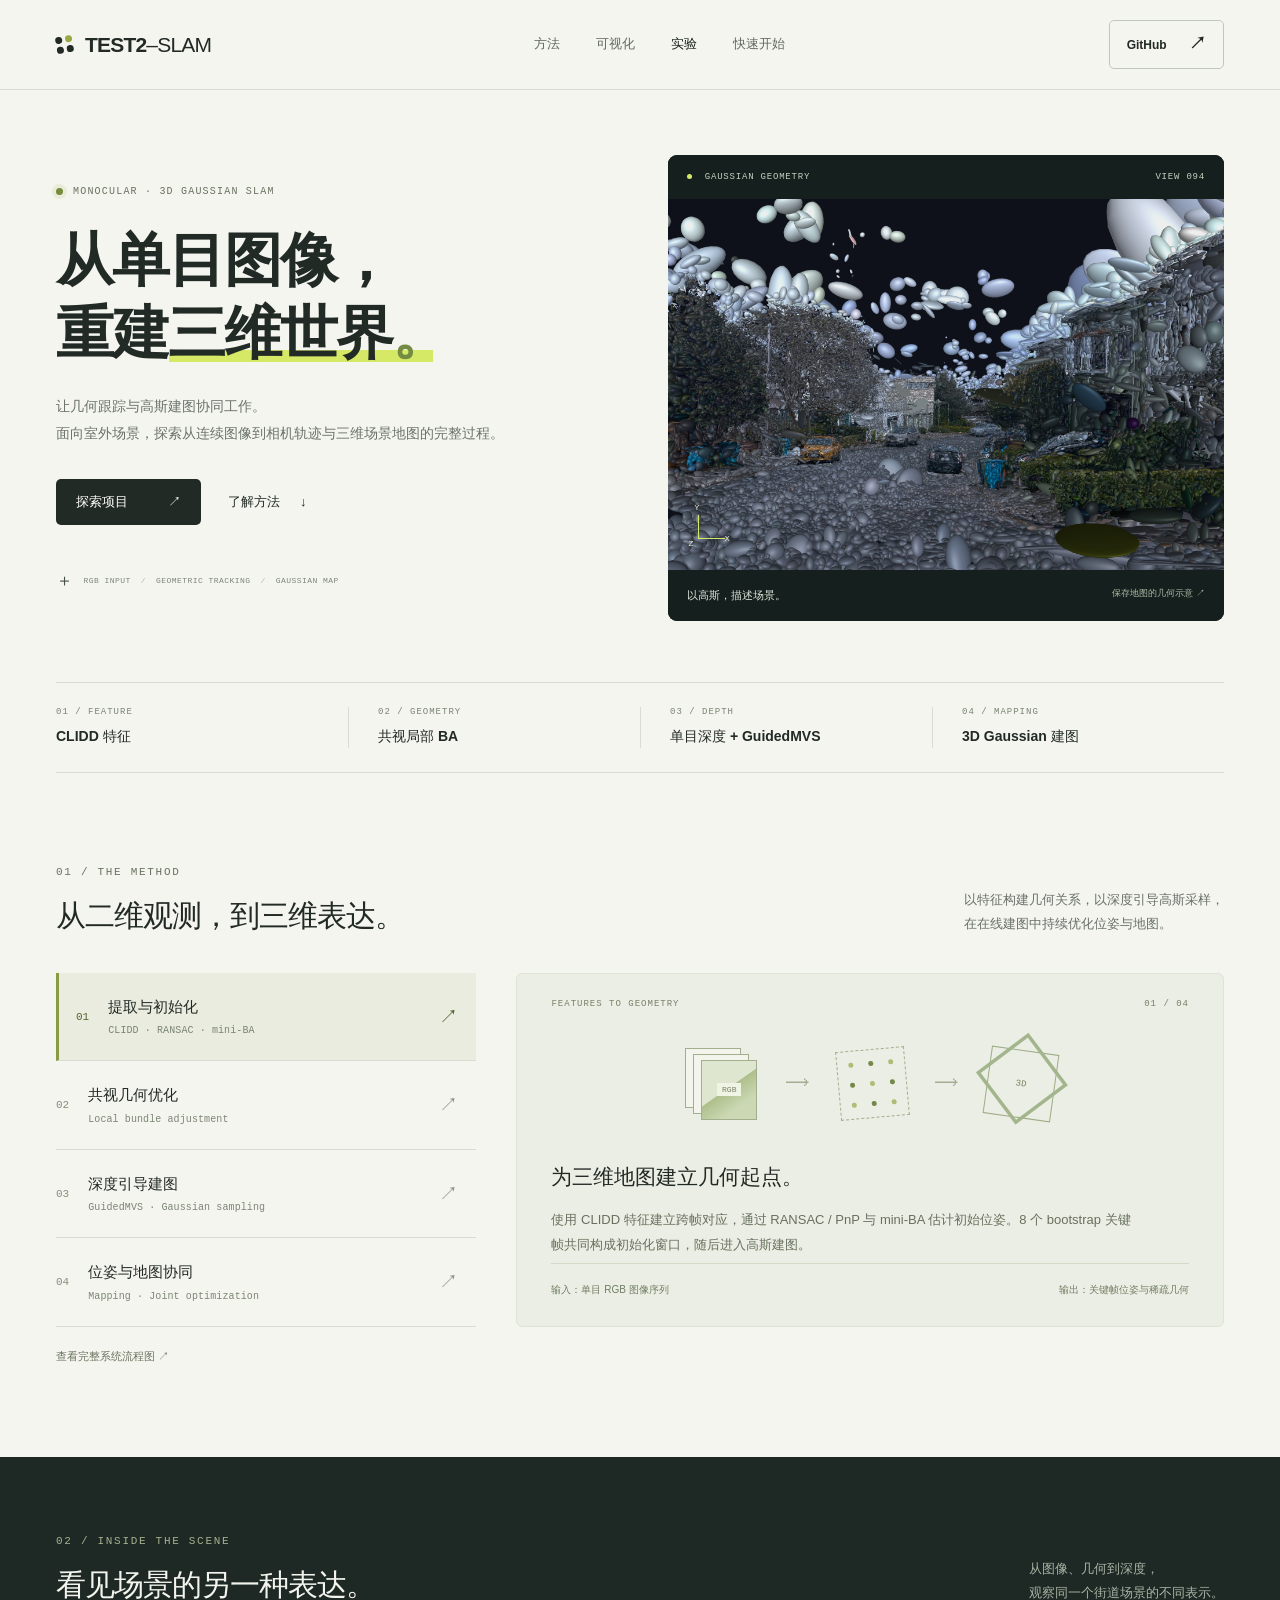
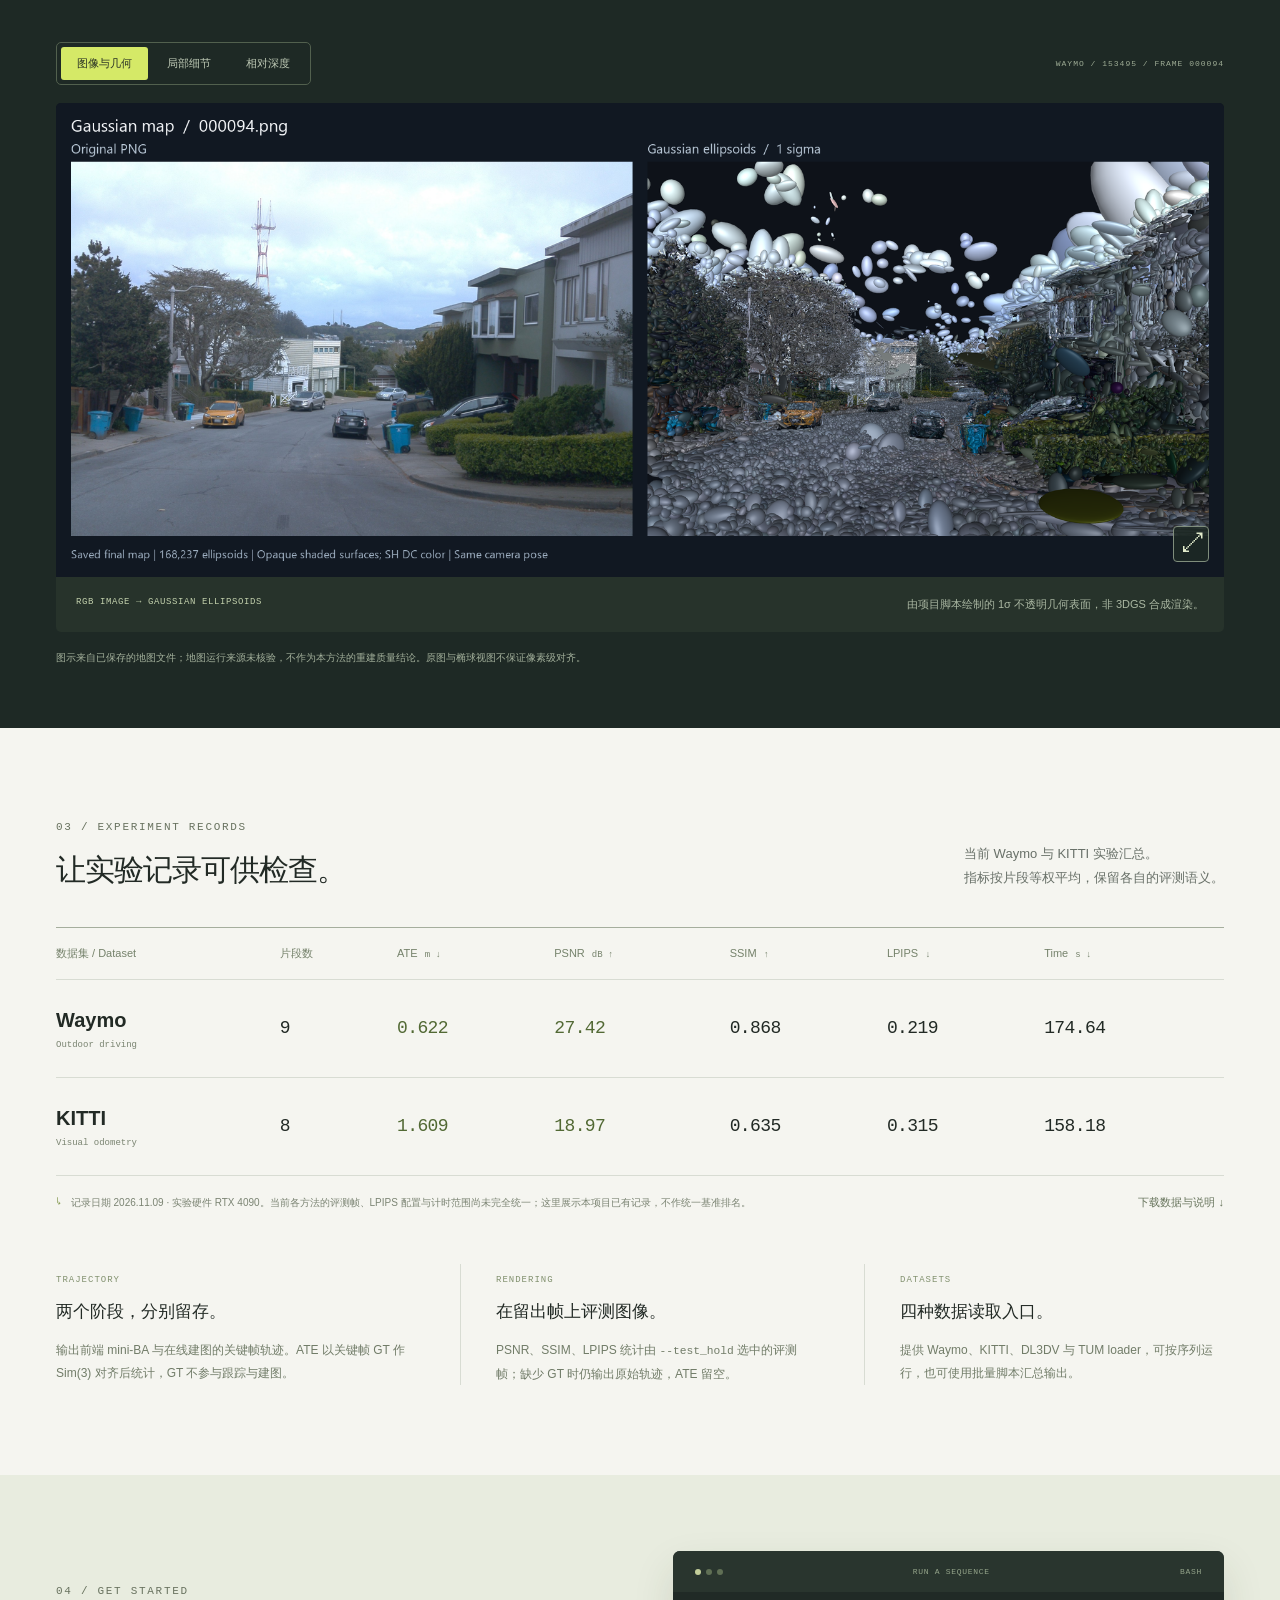
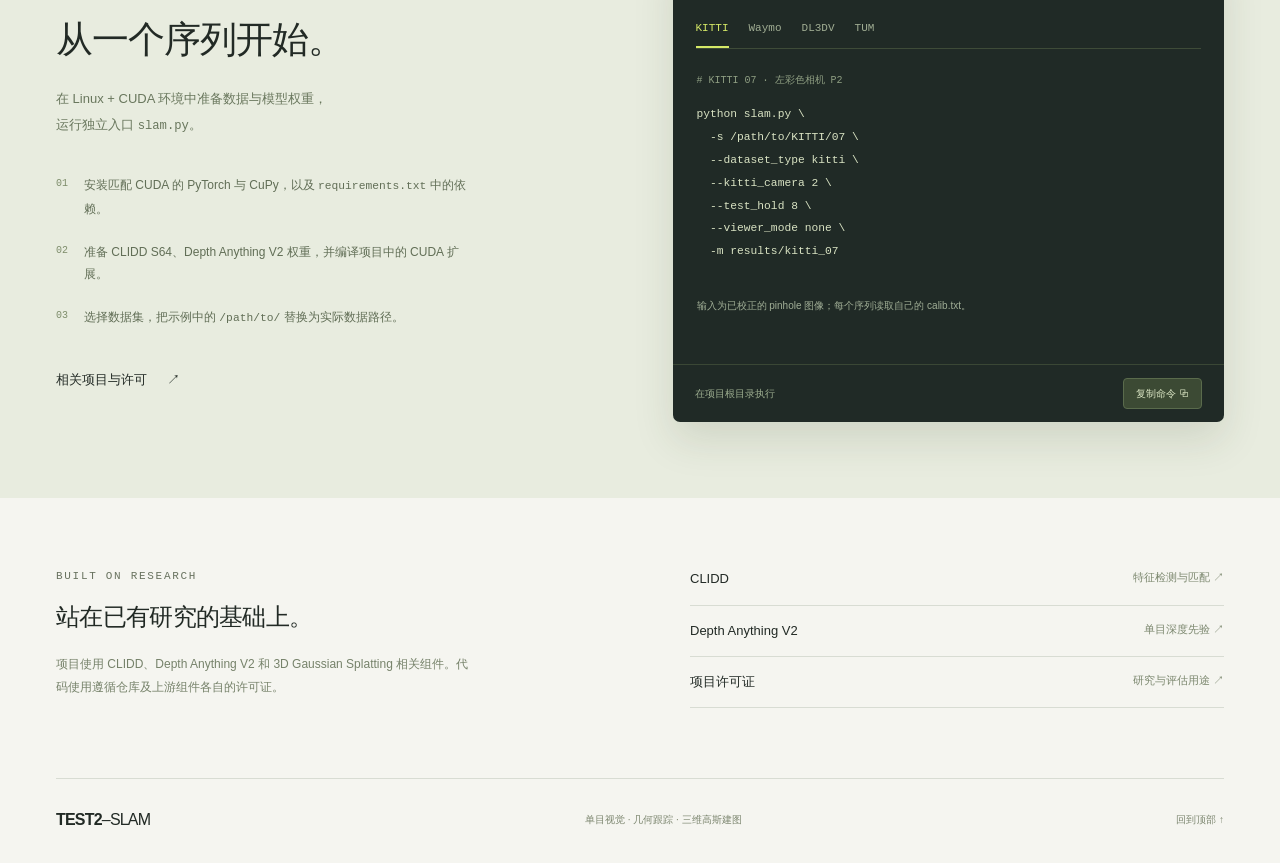
<file: docs/index.html>
<!doctype html>
<html lang="zh-CN">
<head>
  <meta charset="utf-8">
  <meta name="viewport" content="width=device-width, initial-scale=1">
  <meta name="theme-color" content="#f5f5f0">
  <meta name="description" content="TEST2-SLAM：面向室外场景的单目三维高斯 SLAM 研究项目。探索 CLIDD 特征、共视局部 BA、深度引导的高斯建图与实验记录。">
  <title>TEST2-SLAM — 从单目图像，重建三维世界</title>
  <link rel="icon" href="assets/favicon.svg" type="image/svg+xml">
  <link rel="stylesheet" href="styles.css">
  <script src="site-config.js" defer></script>
  <script src="app.js" defer></script>
</head>
<body>
  <a class="skip-link" href="#main">跳到主要内容</a>
  <header class="site-header">
    <a class="brand" href="#" aria-label="TEST2-SLAM 首页"><span class="brand-mark" aria-hidden="true"><i></i><i></i><i></i><i></i></span>TEST2<span class="brand-light">–SLAM</span></a>
    <nav aria-label="主导航"><a href="#method">方法</a><a href="#visuals">可视化</a><a href="#experiments">实验</a><a href="#quickstart">快速开始</a></nav>
    <a class="header-link" data-repository-link href="#quickstart"><span data-repository-label>运行指南</span> <span aria-hidden="true">↗</span></a>
  </header>

  <main id="main">
    <section class="hero wrap" aria-labelledby="hero-title">
      <div class="hero-copy">
        <div class="eyebrow"><span class="status-dot"></span> MONOCULAR · 3D GAUSSIAN SLAM</div>
        <h1 id="hero-title">从单目图像，<br>重建<span class="accent-word">三维世界<span class="title-dot">。</span></span></h1>
        <p class="hero-description">让几何跟踪与高斯建图协同工作。<br>面向室外场景，探索从连续图像到相机轨迹与三维场景地图的完整过程。</p>
        <div class="hero-actions"><a class="button button-dark" href="#visuals">探索项目 <span aria-hidden="true">↗</span></a><a class="text-link" href="#method">了解方法 <span aria-hidden="true">↓</span></a></div>
        <div class="hero-footnote"><span class="tiny-cross" aria-hidden="true">＋</span> RGB INPUT <span>/</span> GEOMETRIC TRACKING <span>/</span> GAUSSIAN MAP</div>
      </div>
      <figure class="hero-visual">
        <div class="image-topline"><span><span class="small-dot"></span> GAUSSIAN GEOMETRY</span><span>VIEW 094</span></div>
        <img src="assets/gaussian-map.png" width="1920" height="1280" alt="保存地图在街道视角下的不透明高斯椭球几何示意，包含道路、树木与建筑" fetchpriority="high">
        <div class="image-axis" aria-hidden="true"><span>Y</span><i></i><b>X</b><em>Z</em></div>
        <figcaption><span>以高斯，描述场景。</span><span>保存地图的几何示意 ↗</span></figcaption>
      </figure>
    </section>

    <div class="capability-strip wrap" aria-label="核心方法组成"><div><span>01 / FEATURE</span><strong>CLIDD 特征</strong></div><div><span>02 / GEOMETRY</span><strong>共视局部 BA</strong></div><div><span>03 / DEPTH</span><strong>单目深度 + GuidedMVS</strong></div><div><span>04 / MAPPING</span><strong>3D Gaussian 建图</strong></div></div>

    <section id="method" class="section wrap" aria-labelledby="method-title">
      <div class="section-intro"><div><p class="eyebrow">01 / THE METHOD</p><h2 id="method-title">从二维观测，到三维表达。</h2></div><p>以特征构建几何关系，以深度引导高斯采样，<br class="desktop-break">在在线建图中持续优化位姿与地图。</p></div>
      <div class="method-layout">
        <div class="method-steps" role="tablist" aria-label="系统处理步骤" aria-orientation="vertical">
          <button type="button" id="step-tab-0" class="step active" role="tab" aria-selected="true" aria-controls="step-panel" data-step="0"><span>01</span><div><strong>提取与初始化</strong><small>CLIDD · RANSAC · mini-BA</small></div><b aria-hidden="true">↗</b></button>
          <button type="button" id="step-tab-1" class="step" role="tab" aria-selected="false" aria-controls="step-panel" tabindex="-1" data-step="1"><span>02</span><div><strong>共视几何优化</strong><small>Local bundle adjustment</small></div><b aria-hidden="true">↗</b></button>
          <button type="button" id="step-tab-2" class="step" role="tab" aria-selected="false" aria-controls="step-panel" tabindex="-1" data-step="2"><span>03</span><div><strong>深度引导建图</strong><small>GuidedMVS · Gaussian sampling</small></div><b aria-hidden="true">↗</b></button>
          <button type="button" id="step-tab-3" class="step" role="tab" aria-selected="false" aria-controls="step-panel" tabindex="-1" data-step="3"><span>04</span><div><strong>位姿与地图协同</strong><small>Mapping · Joint optimization</small></div><b aria-hidden="true">↗</b></button>
        </div>
        <div class="method-panel" id="step-panel" role="tabpanel" aria-labelledby="step-tab-0" tabindex="0">
          <div class="panel-top"><span id="step-kicker">FEATURES TO GEOMETRY</span><span id="step-count">01 / 04</span></div>
          <div class="pipeline-illustration" aria-hidden="true"><div class="frame-stack"><i></i><i></i><i><span>RGB</span></i></div><span class="flow-arrow">⟶</span><div class="feature-grid"><i></i><i></i><i></i><i></i><i></i><i></i><i></i><i></i><i></i></div><span class="flow-arrow">⟶</span><div class="camera-shape">3D<span>◇</span></div></div>
          <h3 id="step-title">为三维地图建立几何起点。</h3>
          <p id="step-description">使用 CLIDD 特征建立跨帧对应，通过 RANSAC / PnP 与 mini-BA 估计初始位姿。8 个 bootstrap 关键帧共同构成初始化窗口，随后进入高斯建图。</p>
          <div class="method-detail" id="step-detail">输入：单目 RGB 图像序列 <span>输出：关键帧位姿与稀疏几何</span></div>
        </div>
      </div>
      <a class="subtle-link" href="assets/system-pipeline.png" target="_blank" rel="noopener">查看完整系统流程图 <span aria-hidden="true">↗</span></a>
    </section>

    <section id="visuals" class="visual-section" aria-labelledby="visuals-title"><div class="wrap">
      <div class="section-intro"><div><p class="eyebrow">02 / INSIDE THE SCENE</p><h2 id="visuals-title">看见场景的另一种表达。</h2></div><p>从图像、几何到深度，<br>观察同一个街道场景的不同表示。</p></div>
      <div class="visual-toolbar"><div class="pill-tabs" role="tablist" aria-label="可视化视图"><button id="visual-tab-overview" role="tab" aria-selected="true" aria-controls="visual-panel" data-view="overview">图像与几何</button><button id="visual-tab-detail" role="tab" aria-selected="false" aria-controls="visual-panel" tabindex="-1" data-view="detail">局部细节</button><button id="visual-tab-depth" role="tab" aria-selected="false" aria-controls="visual-panel" tabindex="-1" data-view="depth">相对深度</button></div><span class="scene-id">WAYMO / 153495 / FRAME 000094</span></div>
      <figure id="visual-panel" class="scene-figure" role="tabpanel" aria-labelledby="visual-tab-overview" tabindex="0"><div class="scene-image"><img id="scene-image" src="assets/scene-comparison.png" width="1872" height="760" loading="lazy" alt="Waymo 街道原图与保存高斯地图的不透明椭球视图并排展示"><button class="expand-button" type="button" id="expand-image" aria-label="放大当前可视化图片">⤢</button></div><figcaption><span id="scene-label">RGB IMAGE → GAUSSIAN ELLIPSOIDS</span><span id="scene-description">由项目脚本绘制的 1σ 不透明几何表面，非 3DGS 合成渲染。</span></figcaption></figure>
      <p id="scene-note" class="figure-note">图示来自已保存的地图文件；地图运行来源未核验，不作为本方法的重建质量结论。原图与椭球视图不保证像素级对齐。</p>
    </div></section>

    <section id="experiments" class="section wrap" aria-labelledby="experiments-title">
      <div class="section-intro"><div><p class="eyebrow">03 / EXPERIMENT RECORDS</p><h2 id="experiments-title">让实验记录可供检查。</h2></div><p>当前 Waymo 与 KITTI 实验汇总。<br>指标按片段等权平均，保留各自的评测语义。</p></div>
      <div class="table-scroll" tabindex="0" role="region" aria-label="可横向滚动的实验数据表"><table><caption class="sr-only">2026 年 11 月 9 日已有实验记录中 Ours 行的逐片段等权均值</caption><thead><tr><th scope="col">数据集 / Dataset</th><th scope="col">片段数</th><th scope="col">ATE <small>m ↓</small></th><th scope="col">PSNR <small>dB ↑</small></th><th scope="col">SSIM <small>↑</small></th><th scope="col">LPIPS <small>↓</small></th><th scope="col">Time <small>s ↓</small></th></tr></thead><tbody><tr><th scope="row">Waymo <span>Outdoor driving</span></th><td>9</td><td>0.622</td><td>27.42</td><td>0.868</td><td>0.219</td><td>174.64</td></tr><tr><th scope="row">KITTI <span>Visual odometry</span></th><td>8</td><td>1.609</td><td>18.97</td><td>0.635</td><td>0.315</td><td>158.18</td></tr></tbody></table></div>
      <div class="experiment-notes"><p><span class="note-marker">↳</span> 记录日期 2026.11.09 · 实验硬件 RTX 4090。当前各方法的评测帧、LPIPS 配置与计时范围尚未完全统一；这里展示本项目已有记录，不作统一基准排名。</p><a class="subtle-link" href="assets/experiment-records.json" download>下载数据与说明 ↓</a></div>
      <div class="evaluation-grid"><div><span>TRAJECTORY</span><h3>两个阶段，分别留存。</h3><p>输出前端 mini-BA 与在线建图的关键帧轨迹。ATE 以关键帧 GT 作 Sim(3) 对齐后统计，GT 不参与跟踪与建图。</p></div><div><span>RENDERING</span><h3>在留出帧上评测图像。</h3><p>PSNR、SSIM、LPIPS 统计由 <code>--test_hold</code> 选中的评测帧；缺少 GT 时仍输出原始轨迹，ATE 留空。</p></div><div><span>DATASETS</span><h3>四种数据读取入口。</h3><p>提供 Waymo、KITTI、DL3DV 与 TUM loader，可按序列运行，也可使用批量脚本汇总输出。</p></div></div>
    </section>

    <section id="quickstart" class="start-section" aria-labelledby="start-title"><div class="wrap start-grid">
      <div><p class="eyebrow">04 / GET STARTED</p><h2 id="start-title">从一个序列开始。</h2><p class="start-description">在 Linux + CUDA 环境中准备数据与模型权重，<br>运行独立入口 <code>slam.py</code>。</p><ol class="setup-list"><li><span>01</span><p>安装匹配 CUDA 的 PyTorch 与 CuPy，以及 <code>requirements.txt</code> 中的依赖。</p></li><li><span>02</span><p>准备 CLIDD S64、Depth Anything V2 权重，并编译项目中的 CUDA 扩展。</p></li><li><span>03</span><p>选择数据集，把示例中的 <code>/path/to/</code> 替换为实际数据路径。</p></li></ol><a class="text-link" href="#resources">相关项目与许可 <span aria-hidden="true">↗</span></a></div>
      <div class="terminal"><div class="terminal-header"><div class="terminal-dots" aria-hidden="true"><i></i><i></i><i></i></div><span>RUN A SEQUENCE</span><span>BASH</span></div><div class="command-tabs" role="tablist" aria-label="运行命令数据集"><button role="tab" id="command-tab-kitti" aria-selected="true" aria-controls="command-panel" data-dataset="kitti">KITTI</button><button role="tab" id="command-tab-waymo" aria-selected="false" aria-controls="command-panel" tabindex="-1" data-dataset="waymo">Waymo</button><button role="tab" id="command-tab-dl3dv" aria-selected="false" aria-controls="command-panel" tabindex="-1" data-dataset="dl3dv">DL3DV</button><button role="tab" id="command-tab-tum" aria-selected="false" aria-controls="command-panel" tabindex="-1" data-dataset="tum">TUM</button></div><div id="command-panel" role="tabpanel" aria-labelledby="command-tab-kitti" tabindex="0"><p class="code-comment" id="command-comment"># KITTI 07 · 左彩色相机 P2</p><pre><code id="run-command">python slam.py \
  -s /path/to/KITTI/07 \
  --dataset_type kitti \
  --kitti_camera 2 \
  --test_hold 8 \
  --viewer_mode none \
  -m results/kitti_07</code></pre><p id="command-note" class="command-note">输入为已校正的 pinhole 图像；每个序列读取自己的 calib.txt。</p></div><div class="terminal-footer"><span id="copy-status" role="status" aria-live="polite">在项目根目录执行</span><button type="button" id="copy-command">复制命令 <span aria-hidden="true">⧉</span></button></div></div>
    </div></section>

    <section id="resources" class="resources wrap" aria-labelledby="resources-title"><div><p class="eyebrow">BUILT ON RESEARCH</p><h2 id="resources-title">站在已有研究的基础上。</h2><p>项目使用 CLIDD、Depth Anything V2 和 3D Gaussian Splatting 相关组件。代码使用遵循仓库及上游组件各自的许可证。</p></div><div class="resource-links"><a href="https://github.com/HITCSC/CLIDD" target="_blank" rel="noopener">CLIDD <span>特征检测与匹配 ↗</span></a><a href="https://github.com/DepthAnything/Depth-Anything-V2" target="_blank" rel="noopener">Depth Anything V2 <span>单目深度先验 ↗</span></a><a href="reference/LICENSE.md" target="_blank" rel="noopener">项目许可证 <span>研究与评估用途 ↗</span></a></div></section>
  </main>
  <footer class="site-footer wrap"><a class="brand" href="#">TEST2<span class="brand-light">–SLAM</span></a><span>单目视觉 · 几何跟踪 · 三维高斯建图</span><a href="#main">回到顶部 ↑</a></footer>
  <dialog id="image-dialog" aria-labelledby="dialog-title"><div class="dialog-bar"><h2 id="dialog-title">可视化图像</h2><button type="button" id="close-dialog" aria-label="关闭放大图片">关闭 ×</button></div><img id="dialog-image" src="assets/scene-comparison.png" alt="放大的场景可视化"><p id="dialog-caption"></p></dialog>
</body>
</html>
</file>
<file: docs/styles.css>
@charset "UTF-8";
:root{--paper:#f5f5f0;--ink:#222a25;--muted:#687068;--line:#d8dcd3;--accent:#d5e967;--dark:#1e2925;--mono:"Cascadia Code","SFMono-Regular",Consolas,monospace;--sans:"Segoe UI","Microsoft YaHei","PingFang SC",Arial,sans-serif}
*{box-sizing:border-box}html{scroll-behavior:smooth;scroll-padding-top:94px}body{margin:0;background:var(--paper);color:var(--ink);font-family:var(--sans);font-size:15px;line-height:1.7;-webkit-font-smoothing:antialiased}button,a{-webkit-tap-highlight-color:transparent}a{color:inherit;text-decoration:none}button{font:inherit;cursor:pointer}img{display:block;max-width:100%}figure,p,h1,h2,h3{margin:0}button{color:inherit}button:focus-visible,a:focus-visible,[tabindex]:focus-visible{outline:3px solid #718528;outline-offset:5px}::selection{background:#d5e967;color:#222a25}.wrap{width:calc(100% - 112px);max-width:1320px;margin:0 auto}.sr-only{position:absolute;width:1px;height:1px;padding:0;margin:-1px;overflow:hidden;clip:rect(0,0,0,0);white-space:nowrap;border:0}.skip-link{position:fixed;top:-100px;left:20px;z-index:100;background:var(--accent);padding:10px 20px}.skip-link:focus{top:10px}.site-header{height:90px;padding:0 56px;display:flex;align-items:center;justify-content:space-between;gap:20px;border-bottom:1px solid var(--line);background:rgba(245,245,240,.97);position:sticky;top:0;z-index:20}.brand{display:inline-flex;align-items:center;font-weight:750;font-size:21px;letter-spacing:-.8px;white-space:nowrap}.brand-light{font-weight:450}.brand-mark{display:grid;grid-template-columns:repeat(2,7px);gap:3px;margin-right:12px;transform:rotate(-10deg)}.brand-mark i{width:7px;height:7px;border-radius:50%;background:var(--ink)}.brand-mark i:nth-child(2){background:#98aa44}.site-header nav{display:flex;gap:36px;font-size:13px}.site-header nav a{color:#616960;transition:color .15s}.site-header nav a:hover,.site-header nav a.active{color:#172019}.header-link{font-size:12px;font-weight:600;border:1px solid #bfc6ba;border-radius:5px;padding:9px 17px}.header-link span:last-child{margin-left:19px;font-size:17px}.eyebrow{font:11px/1.5 var(--mono);letter-spacing:1.7px;color:#68725f}.hero{padding-top:65px;padding-bottom:61px;display:grid;grid-template-columns:1.02fr 1fr;gap:44px;align-items:center}.hero .eyebrow{font-size:10px;letter-spacing:1.2px;display:flex;align-items:center;gap:10px}.status-dot{display:inline-block;width:7px;height:7px;border-radius:50%;background:#778b3b;box-shadow:0 0 0 4px #e8ecd9}.hero h1{font-size:clamp(37px,4.5vw,65px);letter-spacing:-2px;line-height:1.27;font-weight:650;margin:25px 0 23px}.accent-word{position:relative;z-index:0;white-space:nowrap}.accent-word:after{content:"";position:absolute;bottom:3px;height:12px;background:var(--accent);left:1px;right:15px;z-index:-1}.title-dot{color:#748c42}.hero-description{color:#6b736b;line-height:1.95;font-size:14px;max-width:450px}.hero-actions{display:flex;align-items:center;gap:27px;margin-top:31px}.button{display:inline-flex;justify-content:center;align-items:center;gap:40px;padding:12px 20px;border-radius:5px;font-size:13px;font-weight:550;transition:transform .15s,background .15s}.button:hover{transform:translateY(-2px)}.button-dark{background:var(--ink);color:#fff}.button-dark:hover{background:#3d4b3f}.text-link{font-size:13px;font-weight:550;display:inline-flex;align-items:center;gap:20px}.text-link:hover{text-decoration:underline;text-underline-offset:5px}.hero-footnote{font:8px var(--mono);letter-spacing:.45px;display:flex;align-items:center;gap:10px;color:#7c8578;margin-top:44px}.hero-footnote .tiny-cross{font-size:17px;color:#454f42}.hero-footnote span{color:#adb4a8}.hero-visual{position:relative;background:#111820;border-radius:9px;overflow:hidden;align-self:stretch;min-height:400px;max-height:490px;display:flex;flex-direction:column}.image-topline{display:flex;align-items:center;justify-content:space-between;padding:17px 19px;color:#c3cfbf;font:9px var(--mono);letter-spacing:.8px;background:#15201e}.small-dot{width:5px;height:5px;background:var(--accent);border-radius:50%;display:inline-block;margin-right:7px}.hero-visual>img{width:100%;height:100%;min-height:0;object-fit:cover;object-position:49% 50%;flex:1;opacity:.93}.hero-visual figcaption{padding:16px 19px;display:flex;justify-content:space-between;color:#dce2d8;background:#15201e;font-size:11px}.hero-visual figcaption span:last-child{font-size:9px;color:#aebba6}.image-axis{position:absolute;left:24px;bottom:76px;width:35px;height:42px;color:#ecf3db;font:8px var(--mono)}.image-axis i{position:absolute;width:27px;height:24px;border-left:1px solid #d5e967;border-bottom:1px solid #d5e967;bottom:6px;left:6px}.image-axis span{position:absolute;left:3px;top:0}.image-axis b{position:absolute;right:-3px;bottom:2px;font-weight:400}.image-axis em{position:absolute;bottom:-3px;left:-3px;font-style:normal}.capability-strip{border-top:1px solid var(--line);border-bottom:1px solid var(--line);display:grid;grid-template-columns:repeat(4,1fr);padding:24px 0}.capability-strip>div{padding:0 29px;border-left:1px solid var(--line)}.capability-strip>div:first-child{padding-left:0;border:0}.capability-strip>div:last-child{padding-right:0}.capability-strip span{display:block;color:#7a8474;font:9px var(--mono);letter-spacing:1px;margin-bottom:6px}.capability-strip strong{font-size:14px;font-weight:550}.section{padding-top:91px;padding-bottom:90px}.section-intro{display:flex;justify-content:space-between;gap:45px;align-items:flex-end;margin-bottom:36px}.section-intro h2{font-size:30px;font-weight:550;letter-spacing:-1px;line-height:1.4;margin-top:14px}.section-intro>p{font-size:13px;color:var(--muted);line-height:1.9}.method-layout{display:grid;grid-template-columns:36% 1fr;gap:40px}.method-steps{display:flex;flex-direction:column}.step{text-align:left;display:flex;align-items:center;gap:19px;padding:21px 18px 21px 0;background:none;border:0;border-bottom:1px solid var(--line);width:100%;transition:background .15s}.step>span{font:11px var(--mono);color:#839078}.step strong{display:block;font-size:15px;font-weight:550}.step small{display:block;font:10px/1.7 var(--mono);color:#7b8574;margin-top:3px;letter-spacing:.1px}.step b{margin-left:auto;font-size:19px;font-weight:400;color:#8e9786}.step.active{padding-left:17px;background:#e9ecdf;border-left:3px solid #879c44}.step.active>span,.step.active b{color:#53672c}.step:hover{background:#eceee5}.method-panel{background:#ebeee4;padding:25px 34px 28px;border:1px solid #dee3d4;border-radius:6px;display:flex;flex-direction:column}.panel-top{display:flex;justify-content:space-between;font:9px var(--mono);letter-spacing:1px;color:#778169}.pipeline-illustration{height:150px;display:flex;align-items:center;justify-content:center;gap:28px;padding:20px 0;color:#768262}.frame-stack{position:relative;width:73px;height:72px}.frame-stack i{position:absolute;display:block;left:0;top:0;width:56px;height:60px;border:1px solid #a2af8e;background:#f3f5ed}.frame-stack i:nth-child(2){left:8px;top:6px}.frame-stack i:last-child{left:16px;top:12px;background:linear-gradient(145deg,#dee6d0 47%,#aebf8b 48%,#cbd8b3 75%);display:grid;place-items:center}.frame-stack span{background:#f0f4e5;font:8px var(--mono);padding:2px 5px}.flow-arrow{font-size:24px;color:#a3af93}.feature-grid{width:69px;height:69px;display:grid;grid-template-columns:repeat(3,1fr);gap:12px;align-items:center;justify-items:center;border:1px dashed #a2af8e;padding:10px;transform:rotate(-5deg)}.feature-grid i{width:5px;height:5px;border-radius:50%;background:#748849}.feature-grid i:nth-child(odd){background:#acbe76}.camera-shape{font:9px var(--mono);border:1px solid #9dac87;position:relative;display:grid;place-items:center;width:68px;height:68px;transform:rotate(8deg)}.camera-shape span{position:absolute;top:-36px;font-size:99px;color:#a2b58c;font-weight:100}.method-panel h3{font-size:21px;font-weight:550;margin-bottom:12px}.method-panel>p{font-size:13px;color:#67715e;line-height:1.95;max-width:580px}.method-detail{border-top:1px solid #d2d9c6;margin-top:auto;padding-top:17px;font-size:10px;color:#707e62;display:flex;flex-wrap:wrap;justify-content:space-between;gap:6px}.subtle-link{font-size:11px;color:#68755d;display:inline-block}.subtle-link:hover{color:#223516;text-decoration:underline;text-underline-offset:4px}.method-layout+.subtle-link{margin-top:20px}.visual-section{background:var(--dark);color:#f2f4ed;padding:76px 0 61px}.visual-section .eyebrow{color:#a4b28e}.visual-section .section-intro>p{color:#a8b3a5}.visual-section h2{font-weight:500}.visual-toolbar{display:flex;align-items:center;justify-content:space-between;gap:20px;margin-bottom:18px}.pill-tabs{display:flex;padding:4px;border:1px solid #52604e;border-radius:5px;gap:3px}.pill-tabs button{font-size:11px;padding:7px 16px;background:none;color:#bec9b5;border:0;border-radius:3px}.pill-tabs button[aria-selected=true]{background:#d5e967;color:#283024}.pill-tabs button:hover{color:white}.pill-tabs button[aria-selected=true]:hover{color:#283024}.scene-id{font:8px var(--mono);letter-spacing:1px;color:#9eac95}.scene-image{position:relative;background:#10171f;min-height:190px;border-radius:5px 5px 0 0;overflow:hidden}.scene-image img{width:100%;height:auto;aspect-ratio:1872/760;object-fit:contain}.expand-button{position:absolute;bottom:15px;right:15px;border:1px solid #7f8d7c;background:#1e2925db;color:#e1eaca;width:36px;height:36px;border-radius:4px;font:24px/1 var(--sans)}.expand-button:hover{background:#46543d}.scene-figure figcaption{display:flex;justify-content:space-between;gap:20px;background:#27332b;padding:18px 20px;border-radius:0 0 5px 5px}.scene-figure figcaption span:first-child{font:9px/1.7 var(--mono);color:#c2d0ac;letter-spacing:.6px;flex-shrink:0}.scene-figure figcaption span:last-child{font-size:11px;color:#abb8a3}.figure-note{font-size:10px;color:#a3b09b;line-height:1.9;margin-top:16px;max-width:950px}.table-scroll{overflow-x:auto;border-top:1px solid #a5ae9d}table{border-collapse:collapse;width:100%;text-align:left;white-space:nowrap}thead th{font-size:11px;font-weight:500;color:#75826b;padding:16px 20px 16px 0;border-bottom:1px solid var(--line)}thead small{font:9px var(--mono);margin-left:4px}tbody th,tbody td{padding:23px 20px 23px 0;border-bottom:1px solid var(--line)}tbody th{font-size:20px;font-weight:550}tbody th span{display:block;font:9px/1.9 var(--mono);font-weight:400;color:#7a8471}tbody td{font:18px var(--mono);letter-spacing:-.6px}tbody td:nth-child(3),tbody td:nth-child(4){color:#526934}.experiment-notes{display:flex;align-items:flex-start;justify-content:space-between;gap:25px;margin-top:17px}.experiment-notes p{max-width:800px;font-size:10px;color:#7b8473;line-height:1.9}.experiment-notes a{white-space:nowrap}.note-marker{color:#758c3b;margin-right:7px}.evaluation-grid{display:grid;grid-template-columns:repeat(3,1fr);gap:44px;margin-top:52px}.evaluation-grid>div+div{border-left:1px solid var(--line);padding-left:35px}.evaluation-grid span{font:9px var(--mono);color:#82916f;letter-spacing:1px}.evaluation-grid h3{font-size:17px;font-weight:550;margin:9px 0 12px}.evaluation-grid p{font-size:12px;color:#717c68;line-height:1.9}code{font-family:var(--mono);font-size:.94em}.start-section{background:#e8ecdf;padding:76px 0}.start-grid{display:grid;grid-template-columns:1fr 1fr;gap:65px;align-items:center}.start-section h2{font-size:37px;line-height:1.4;letter-spacing:-1px;font-weight:550;margin-top:15px}.start-description{font-size:13px;color:#69775d;line-height:1.95;margin-top:20px}.setup-list{list-style:none;padding:0;margin:26px 0;max-width:425px}.setup-list li{display:flex;gap:16px;padding:10px 0;font-size:12px;line-height:1.9;color:#616e56}.setup-list li>span{font:10px/2 var(--mono);color:#7e8d6b}.terminal{background:#202a26;color:#d9e0d1;border-radius:7px;overflow:hidden;box-shadow:0 18px 40px #2b3d2021}.terminal-header{display:flex;align-items:center;justify-content:space-between;background:#29352e;padding:16px 22px;font:8px var(--mono);letter-spacing:.7px;color:#95a58b}.terminal-dots{display:flex;gap:5px}.terminal-dots i{display:block;width:6px;height:6px;border-radius:50%;background:#607055}.terminal-dots i:first-child{background:#c3ce9a}.command-tabs{display:flex;margin:18px 23px 0;border-bottom:1px solid #3e4b38;gap:20px}.command-tabs button{border:0;border-bottom:2px solid transparent;background:none;font:11px var(--mono);color:#a0ad93;padding:12px 0}.command-tabs button[aria-selected=true]{border-color:var(--accent);color:#d5e967}#command-panel{padding:23px 24px 21px;min-height:315px}.code-comment{font:10px/1.7 var(--mono);color:#8e9e82;margin-bottom:14px}.terminal pre{font:12px/1.9 var(--mono);color:#d9e3c3;overflow-x:auto;margin:0;min-height:174px;tab-size:2}.command-note{font-size:10px;color:#a0ae96;line-height:1.8;margin-top:20px;min-height:36px}.terminal-footer{padding:13px 22px;display:flex;align-items:center;justify-content:space-between;gap:16px;border-top:1px solid #3a4735;font-size:10px;color:#9dae90}.terminal-footer button{padding:6px 12px;background:#3c4a34;border:1px solid #5a6b4c;color:#dbe6c4;font-size:10px;border-radius:4px;white-space:nowrap}.terminal-footer button:hover{background:#50633f}.resources{padding-top:70px;padding-bottom:70px;display:grid;grid-template-columns:1fr 1fr;gap:100px;align-items:start}.resources h2{font-size:24px;font-weight:550;letter-spacing:-.7px;margin-top:12px}.resources p:not(.eyebrow){font-size:12px;line-height:1.9;color:#76826a;margin-top:15px;max-width:420px}.resource-links a{display:flex;justify-content:space-between;gap:16px;padding:14px 0;border-bottom:1px solid var(--line);font-size:13px}.resource-links a:first-child{padding-top:0}.resource-links a:hover{color:#6c803c}.resource-links span{font-size:11px;color:#7c886f}.site-footer{padding-top:27px;padding-bottom:30px;border-top:1px solid var(--line);display:flex;align-items:center;justify-content:space-between;gap:20px}.site-footer .brand{font-size:16px}.site-footer>span,.site-footer>a:last-child{font-size:10px;color:#7c866f}dialog{border:1px solid #52604e;border-radius:8px;background:#17201d;color:#e4eadb;padding:18px;width:min(94vw,1600px);max-height:94dvh;overflow:auto}dialog::backdrop{background:#07100ce8;backdrop-filter:blur(5px)}.dialog-bar{display:flex;justify-content:space-between;align-items:center;margin-bottom:14px}.dialog-bar h2{font-size:14px;font-weight:500}.dialog-bar button{background:#35432e;color:#e6efd9;border:1px solid #687a56;padding:6px 14px;border-radius:4px;font-size:12px}dialog img{max-height:72dvh;width:100%;object-fit:contain}dialog p{font-size:11px;color:#b5c0ab;margin-top:12px}body.dialog-open{overflow:hidden}
@media(min-width:1600px){.site-header{padding-left:max(56px,calc((100% - 1320px)/2));padding-right:max(56px,calc((100% - 1320px)/2))}.hero{padding-top:78px;padding-bottom:70px}.hero-visual{min-height:460px}}
@media(max-width:1100px){.wrap{width:calc(100% - 64px)}.site-header{padding:0 32px;height:78px}.site-header nav{gap:25px}.hero{gap:28px;padding-top:48px}.hero h1{font-size:44px}.hero-visual{min-height:365px}.hero-footnote{font-size:7px;gap:5px}.capability-strip>div{padding-left:20px;padding-right:20px}.capability-strip strong{font-size:12px}.method-layout{gap:25px}.method-panel{padding:23px}.method-panel h3{font-size:19px}.section-intro h2{font-size:28px}.section-intro>p{font-size:12px}.start-grid{gap:38px}.resources{gap:70px}.evaluation-grid{gap:25px}.evaluation-grid>div+div{padding-left:25px}.scene-id{font-size:7px}.scene-figure figcaption{display:block}.scene-figure figcaption span{display:block}.scene-figure figcaption span:last-child{margin-top:5px}}
@media(max-width:800px){.site-header nav{gap:18px}.hero{grid-template-columns:1fr;gap:32px;padding-top:42px;padding-bottom:35px}.hero-copy{max-width:580px}.hero h1{font-size:51px;line-height:1.23;margin-top:23px}.hero-description{font-size:14px;max-width:510px}.hero-footnote{margin-top:26px;font-size:8px}.hero-visual{height:400px;min-height:0}.hero-visual>img{object-position:center 53%}.capability-strip>div{padding:0 15px}.capability-strip strong{font-size:11px}.capability-strip span{font-size:8px}.section{padding:65px 0}.section-intro{display:block;margin-bottom:28px}.section-intro>p{margin-top:17px}.desktop-break{display:none}.method-layout{grid-template-columns:1fr}.method-steps{display:grid;grid-template-columns:1fr 1fr;gap:6px 12px}.step{padding:15px 12px 15px 5px;gap:12px}.step.active{padding-left:9px}.step strong{font-size:13px}.step small{font-size:8px}.method-panel{min-height:350px}.method-detail{margin-top:23px}.visual-section{padding:60px 0 45px}.visual-toolbar{align-items:flex-start;flex-direction:column;gap:13px}.scene-id{font-size:8px}.evaluation-grid{gap:19px}.evaluation-grid>div+div{padding-left:19px}.evaluation-grid h3{font-size:15px}.evaluation-grid p{font-size:11px}.experiment-notes{display:block}.experiment-notes a{margin-top:12px}.start-grid{grid-template-columns:1fr;gap:35px}.start-section{padding:60px 0}.start-description br{display:none}.setup-list{max-width:100%}.start-section h2{font-size:32px}.resources{gap:40px;padding:55px 0}.resources h2{font-size:20px}.resource-links span{font-size:9px}.site-footer>span{display:none}}
@media(max-width:520px){.wrap{width:calc(100% - 36px)}.site-header{padding:0 18px;height:68px;gap:12px}.brand{font-size:17px}.brand-mark{margin-right:8px;grid-template-columns:repeat(2,6px)}.brand-mark i{width:6px;height:6px}.site-header nav{gap:14px;margin-left:auto}.site-header nav a{font-size:11px}.site-header nav a:first-child,.site-header nav a:nth-child(3){display:none}.header-link{padding:6px 10px;font-size:10px}.header-link span:last-child{margin-left:6px;font-size:12px}.hero{padding-top:35px;gap:28px}.hero .eyebrow{font-size:8px;letter-spacing:.7px}.hero h1{font-size:41px;letter-spacing:-1.8px;margin-top:24px;margin-bottom:19px}.accent-word:after{height:9px;bottom:2px}.hero-description{font-size:12px;line-height:2}.hero-actions{margin-top:23px;gap:24px}.button{padding:11px 17px;font-size:12px;gap:29px}.text-link{font-size:12px}.hero-footnote{font-size:6px;gap:7px;letter-spacing:0;margin-top:22px}.hero-visual{height:305px}.image-topline{padding:13px 15px;font-size:8px}.hero-visual figcaption{padding:12px 14px;font-size:10px}.hero-visual figcaption span:last-child{font-size:8px}.image-axis{bottom:64px}.capability-strip{grid-template-columns:1fr 1fr;padding:0}.capability-strip>div{padding:17px 13px!important;border-left:1px solid var(--line)}.capability-strip>div:nth-child(odd){border-left:0}.capability-strip>div:nth-child(-n+2){border-bottom:1px solid var(--line)}.capability-strip span{font-size:8px}.capability-strip strong{font-size:12px}.section-intro h2{font-size:25px}.section-intro>p{font-size:12px}.eyebrow{font-size:9px;letter-spacing:1.2px}.method-steps{gap:6px}.step{gap:8px;position:relative;min-height:76px}.step>span{font-size:9px}.step strong{font-size:12px}.step small{font-size:7px;max-width:110px;line-height:1.6}.step b{display:none}.method-panel{padding:20px;min-height:355px}.pipeline-illustration{gap:17px;height:133px;transform:scale(.9)}.method-panel h3{font-size:19px}.method-panel>p{font-size:12px}.method-detail{font-size:9px;display:block}.method-detail span{display:block;margin-top:4px}.pill-tabs button{padding:7px 13px;font-size:10px}.scene-image{min-height:0}.scene-figure figcaption{padding:13px}.scene-figure figcaption span:first-child{font-size:8px}.scene-figure figcaption span:last-child{font-size:10px}.figure-note{font-size:9px}.expand-button{bottom:8px;right:8px;width:29px;height:29px;font-size:21px}.evaluation-grid{grid-template-columns:1fr;gap:25px;margin-top:32px}.evaluation-grid>div+div{border-left:0;padding-left:0;border-top:1px solid var(--line);padding-top:21px}.evaluation-grid h3{font-size:17px;margin:7px 0}.evaluation-grid p{font-size:12px}thead th{padding-right:27px;font-size:10px}tbody th{font-size:18px}tbody td{font-size:16px}.start-section h2{font-size:30px}.start-description{font-size:12px}.setup-list li{font-size:11px}.terminal-header{padding:14px 18px}.command-tabs{margin-left:18px;margin-right:18px;gap:24px}.command-tabs button{font-size:10px}#command-panel{padding:20px 18px}.terminal pre{font-size:11px}.terminal-footer{padding:12px 18px}.resources{grid-template-columns:1fr;gap:28px}.resources h2{font-size:23px}.resource-links a{font-size:13px}.resource-links span{font-size:11px}.site-footer .brand{font-size:14px}.site-footer{padding-top:23px;padding-bottom:25px}html{scroll-padding-top:83px}}
@media(prefers-reduced-motion:reduce){html{scroll-behavior:auto}*,*:before,*:after{transition:none!important;animation:none!important}.button:hover{transform:none}}
</file>
